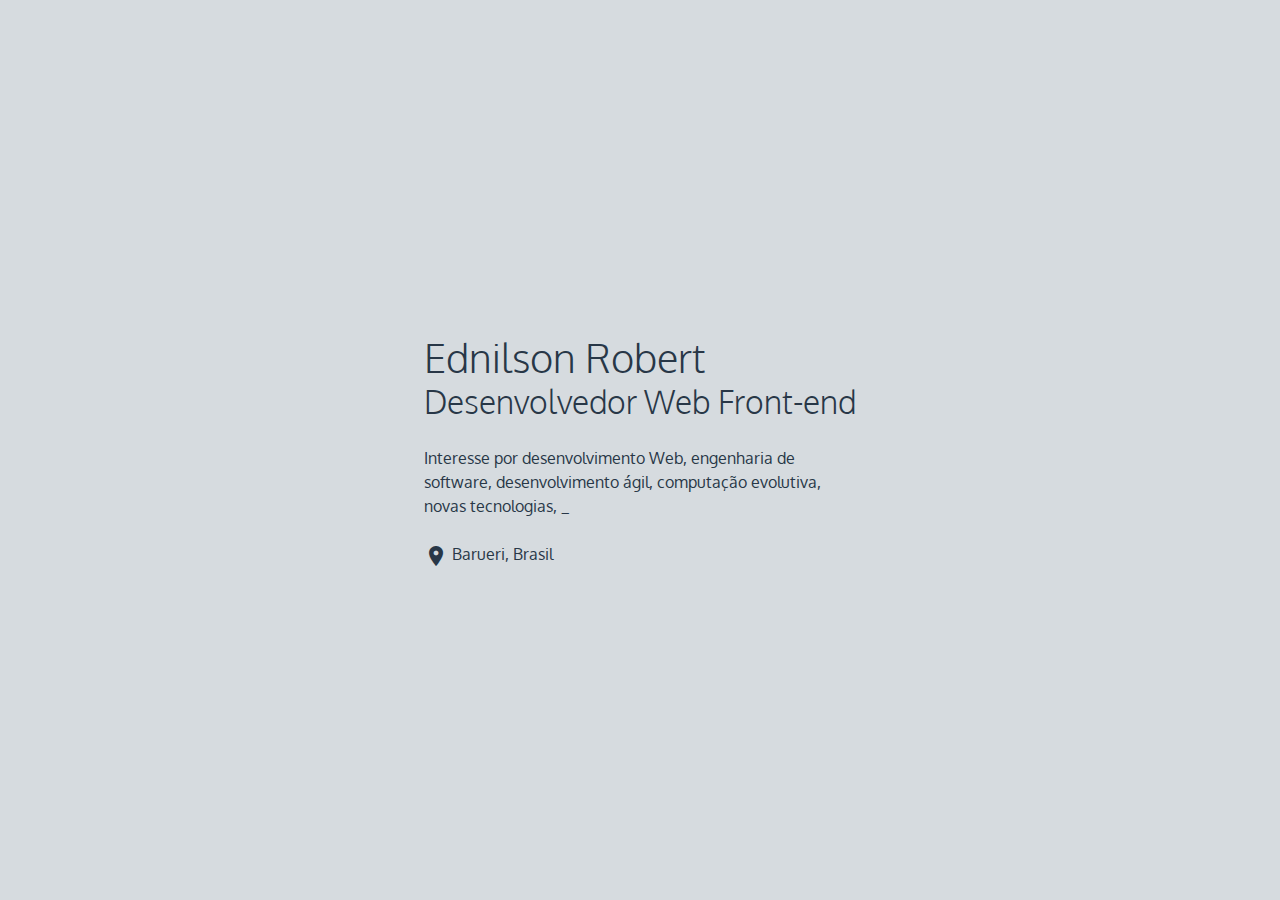
<file: index.html>
<!DOCTYPE html>
<html lang="pt-br">
<head>
    <meta charset="utf-8">
    <title>ednilsonrobert.dev</title>

    <!-- Robots -->
    <meta name="description" content="Ednilson Robert, desenvolvedor Web front-end apaixonado por Desenvolvimento Web e Web Standards">
    <meta name="keywords" content="desenvolvimento, web, front-end, perfil">
    <meta name="robots" content="index, follow">
    <meta name="revisit-after" content="3 days">
    <meta name="google" content="notranslate">

    <!-- Humanos -->
    <meta name="author" content="Ednilson Robert">

    <!-- Navegadores -->
    <meta name="viewport" content="width=device-width, initial-scale=1.0">
    <meta name="handheldfriendly" content="true">
    <meta name="mobileoptimized" content="320">
    <meta name="format-detection" content="telephone=no">
    <meta name="mobile-web-app-capable" content="yes">
    <meta name="theme-color" content="#34495e">

    <meta http-equiv="Cache-Control" content="no-cache, no-store, must-revalidate">
    <meta http-equiv="Pragma" content="no-cache">
    <meta http-equiv="Expires" content="0">

    <!-- Favicon -->
    <link rel="shortcut icon" href="./favicon.svg">

    <!-- Folhas de estilo -->
    <link rel="stylesheet" href="./resources/styles/styles.css">
    <link rel="stylesheet" href="./resources/styles/home.css">
    <link rel="stylesheet" href="https://fonts.googleapis.com/icon?family=Material+Icons">

    <!-- Manifesto -->
    <!-- <link rel="manifest" href="./manifest.webmanifest"> -->

    <!-- Diversos -->
    <!-- <link rel="canonical" href="https://ednilsonrobert.dev"> -->
</head>

<body class="page-home">
    <main class="container">
        <h1 class="headline-1">Ednilson Robert</h1>
        <h2 class="headline-2">Desenvolvedor Web Front-end</h2>
        <p class="text">
            Interesse por desenvolvimento Web, engenharia de software, desenvolvimento ágil, computação evolutiva, novas tecnologias, <code class="cursor">_</code>
        </p>
        <p class="text">
            <span class="material-icons">place</span>
            Barueri, Brasil
        </p>
    </main>
</body>
</html>
</file>
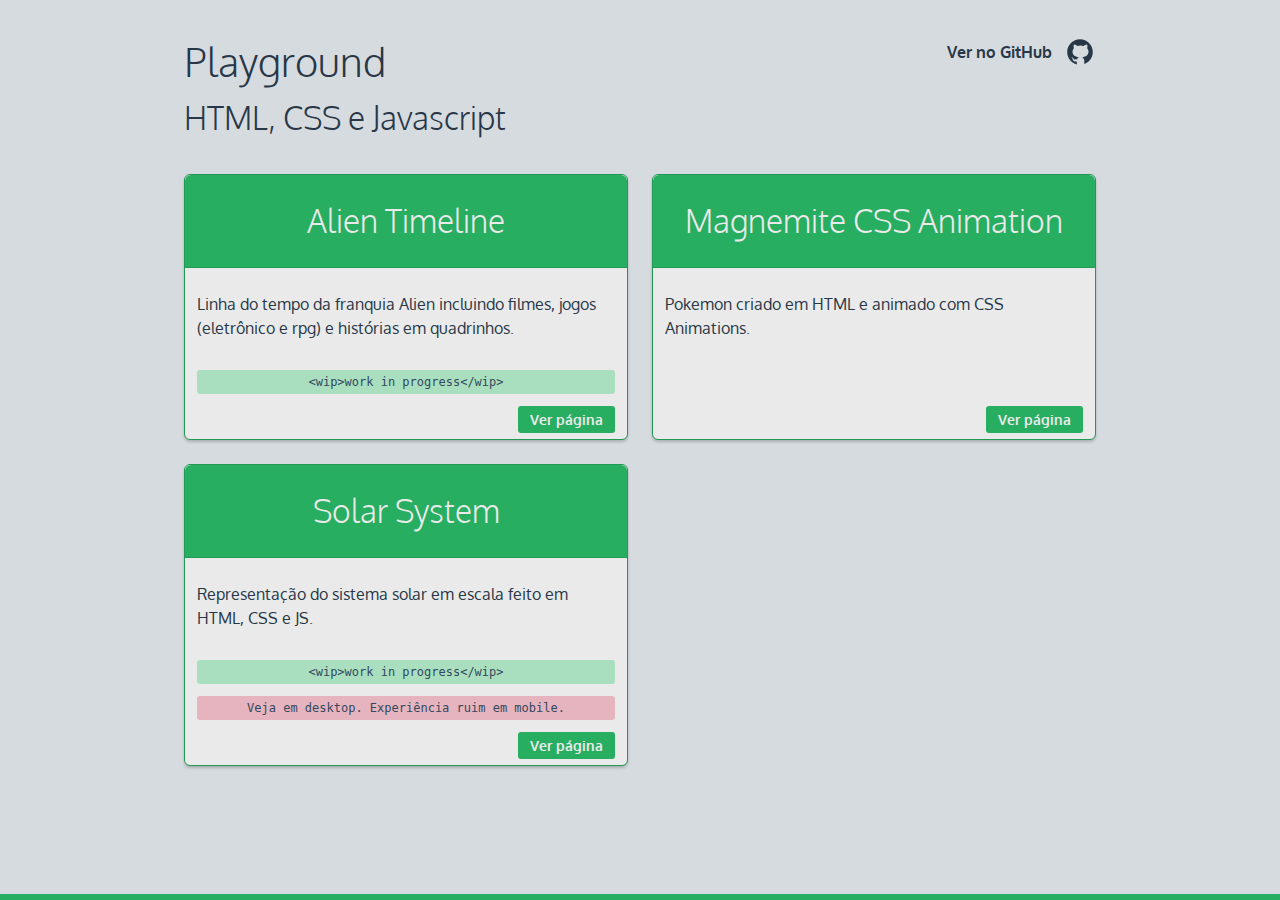
<file: playground/index.html>
<!DOCTYPE html>
<html lang="pt-br">
<head>
    <meta charset="utf-8">
    <title>ednilsonrobert.dev</title>

    <!-- Robots -->
    <meta name="description" content="Playground de Ednilson Robert">
    <meta name="keywords" content="playground, html, css, javascript">
    <meta name="robots" content="index, follow">
    <meta name="revisit-after" content="3 days">
    <meta name="google" content="notranslate">

    <!-- Humanos -->
    <meta name="author" content="Ednilson Robert">

    <!-- Navegadores -->
    <meta name="viewport" content="width=device-width, initial-scale=1.0">
    <meta name="handheldfriendly" content="true">
    <meta name="mobileoptimized" content="320">
    <meta name="format-detection" content="telephone=no">
    <meta name="mobile-web-app-capable" content="yes">
    <meta name="theme-color" content="#34495e">

    <meta http-equiv="Cache-Control" content="no-cache, no-store, must-revalidate">
    <meta http-equiv="Pragma" content="no-cache">
    <meta http-equiv="Expires" content="0">

    <!-- Favicon -->
    <link rel="shortcut icon" href="./favicon.svg">

    <!-- Folhas de estilo -->
    <link rel="stylesheet" href="../resources/styles/styles.css">
    <link rel="stylesheet" href="../resources/styles/playground.css">
</head>

<body class="page">
    <main class="container-fluid">
        <div class="flex-row">
            <h1 class="headline-1">Playground</h1>
            <a class="button-social" href="https://github.com/EdnilsonRobert/ednilsonrobert.dev/tree/main/playground/">
                <span>Ver no GitHub</span>
                <svg fill="#000000" xmlns="http://www.w3.org/2000/svg" viewBox="0 0 30 30" width="32px" height="32px"><path d="M15,3C8.373,3,3,8.373,3,15c0,5.623,3.872,10.328,9.092,11.63C12.036,26.468,12,26.28,12,26.047v-2.051 c-0.487,0-1.303,0-1.508,0c-0.821,0-1.551-0.353-1.905-1.009c-0.393-0.729-0.461-1.844-1.435-2.526 c-0.289-0.227-0.069-0.486,0.264-0.451c0.615,0.174,1.125,0.596,1.605,1.222c0.478,0.627,0.703,0.769,1.596,0.769 c0.433,0,1.081-0.025,1.691-0.121c0.328-0.833,0.895-1.6,1.588-1.962c-3.996-0.411-5.903-2.399-5.903-5.098 c0-1.162,0.495-2.286,1.336-3.233C9.053,10.647,8.706,8.73,9.435,8c1.798,0,2.885,1.166,3.146,1.481C13.477,9.174,14.461,9,15.495,9 c1.036,0,2.024,0.174,2.922,0.483C18.675,9.17,19.763,8,21.565,8c0.732,0.731,0.381,2.656,0.102,3.594 c0.836,0.945,1.328,2.066,1.328,3.226c0,2.697-1.904,4.684-5.894,5.097C18.199,20.49,19,22.1,19,23.313v2.734 c0,0.104-0.023,0.179-0.035,0.268C23.641,24.676,27,20.236,27,15C27,8.373,21.627,3,15,3z"/></svg>
            </a>
        </div>
        <h2 class="headline-2">HTML, CSS e Javascript</h2>

        <section class="card-grid"></section>
    </main>
</body>

<script>
    const grid = document.querySelector('.card-grid');
    const wip = '<p class="wip">&lt;wip&gt;work in progress&lt;/wip&gt;</p>';
    const cards = [
        {
            name: 'Alien Timeline',
            slug: 'alien-timeline',
            description: 'Linha do tempo da franquia Alien incluindo filmes, jogos (eletrônico e rpg) e histórias em quadrinhos.',
            wip: true
        },
        {
            name: 'Magnemite CSS Animation',
            slug: 'magnemite-css-animation',
            description: 'Pokemon criado em HTML e animado com CSS Animations.',
        },
        {
            name: 'Solar System',
            slug: 'solar-system',
            description: 'Representação do sistema solar em escala feito em HTML, CSS e JS.',
            wip: true,
            warning: 'Veja em desktop. Experiência ruim em mobile.'
        }
    ];

    for(let c in cards) {
        grid.innerHTML += `
            <article class="card">
                <div class="card-header">
                    <p class="headline-2 text-center">${cards[c].name}</p>
                </div>
                <div class="card-body">
                    <p class="card-content">${cards[c].description}</p>
                </div>
                <div class="card-footer">
                    ${cards[c].wip ? wip : ''}
                    ${cards[c].warning ? `<p class="warning">${cards[c].warning}</p>` : ''}
                    <a class="card-link" href="./${cards[c].slug}/">Ver página</a>
                </div>
            </article>
        `;
    };
</script>

</html>
</file>
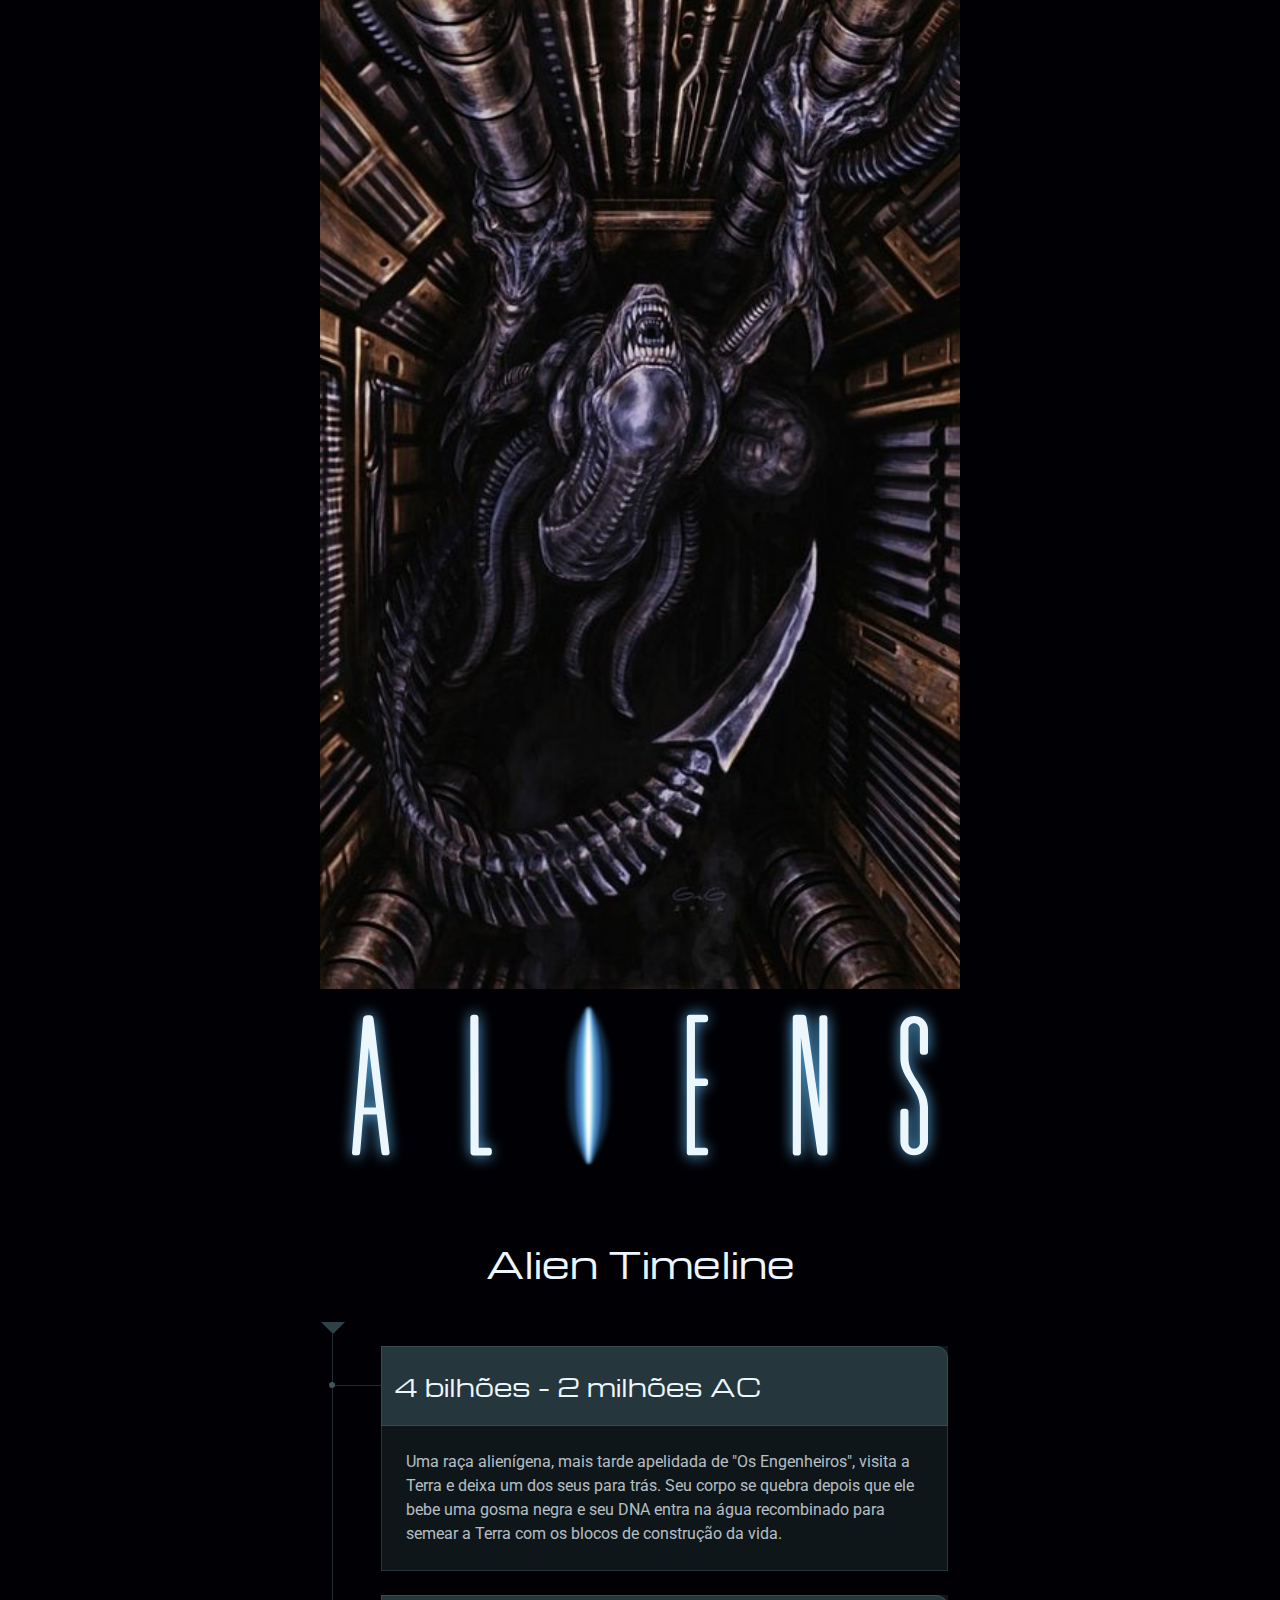
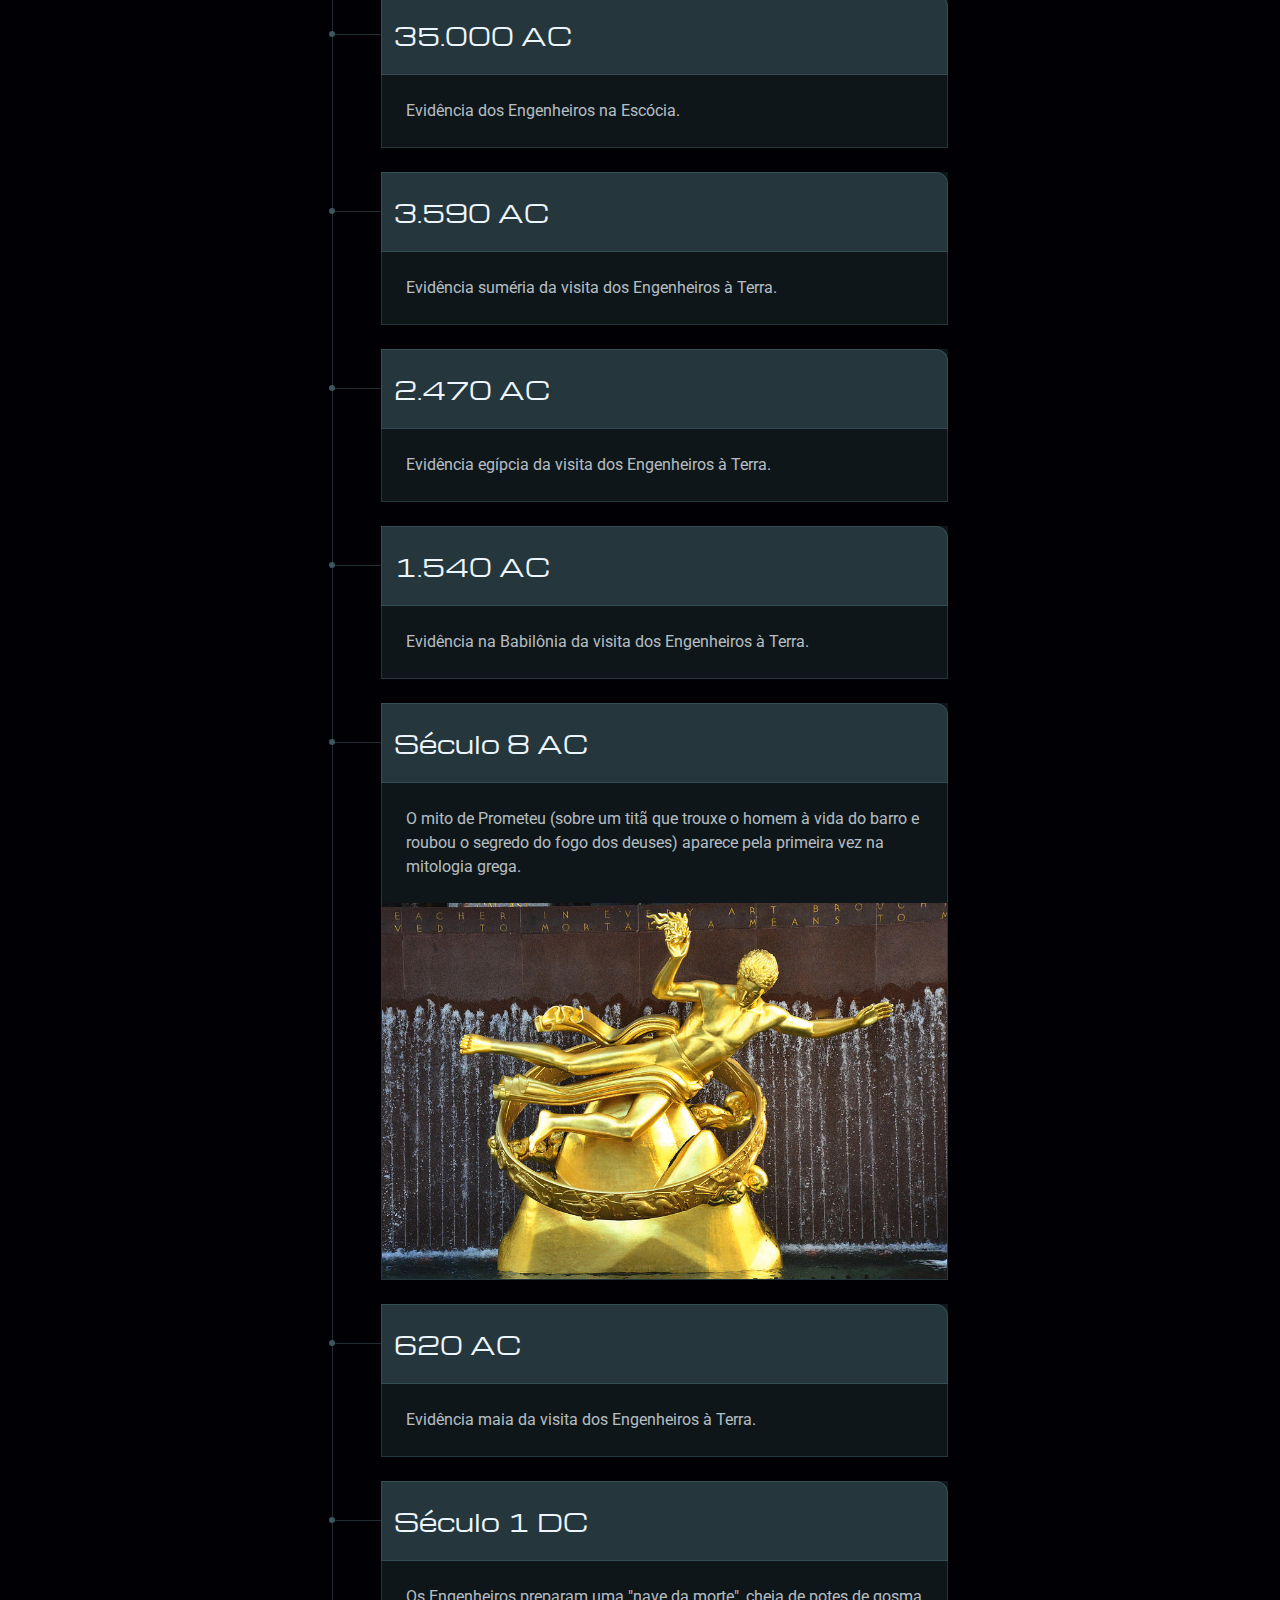
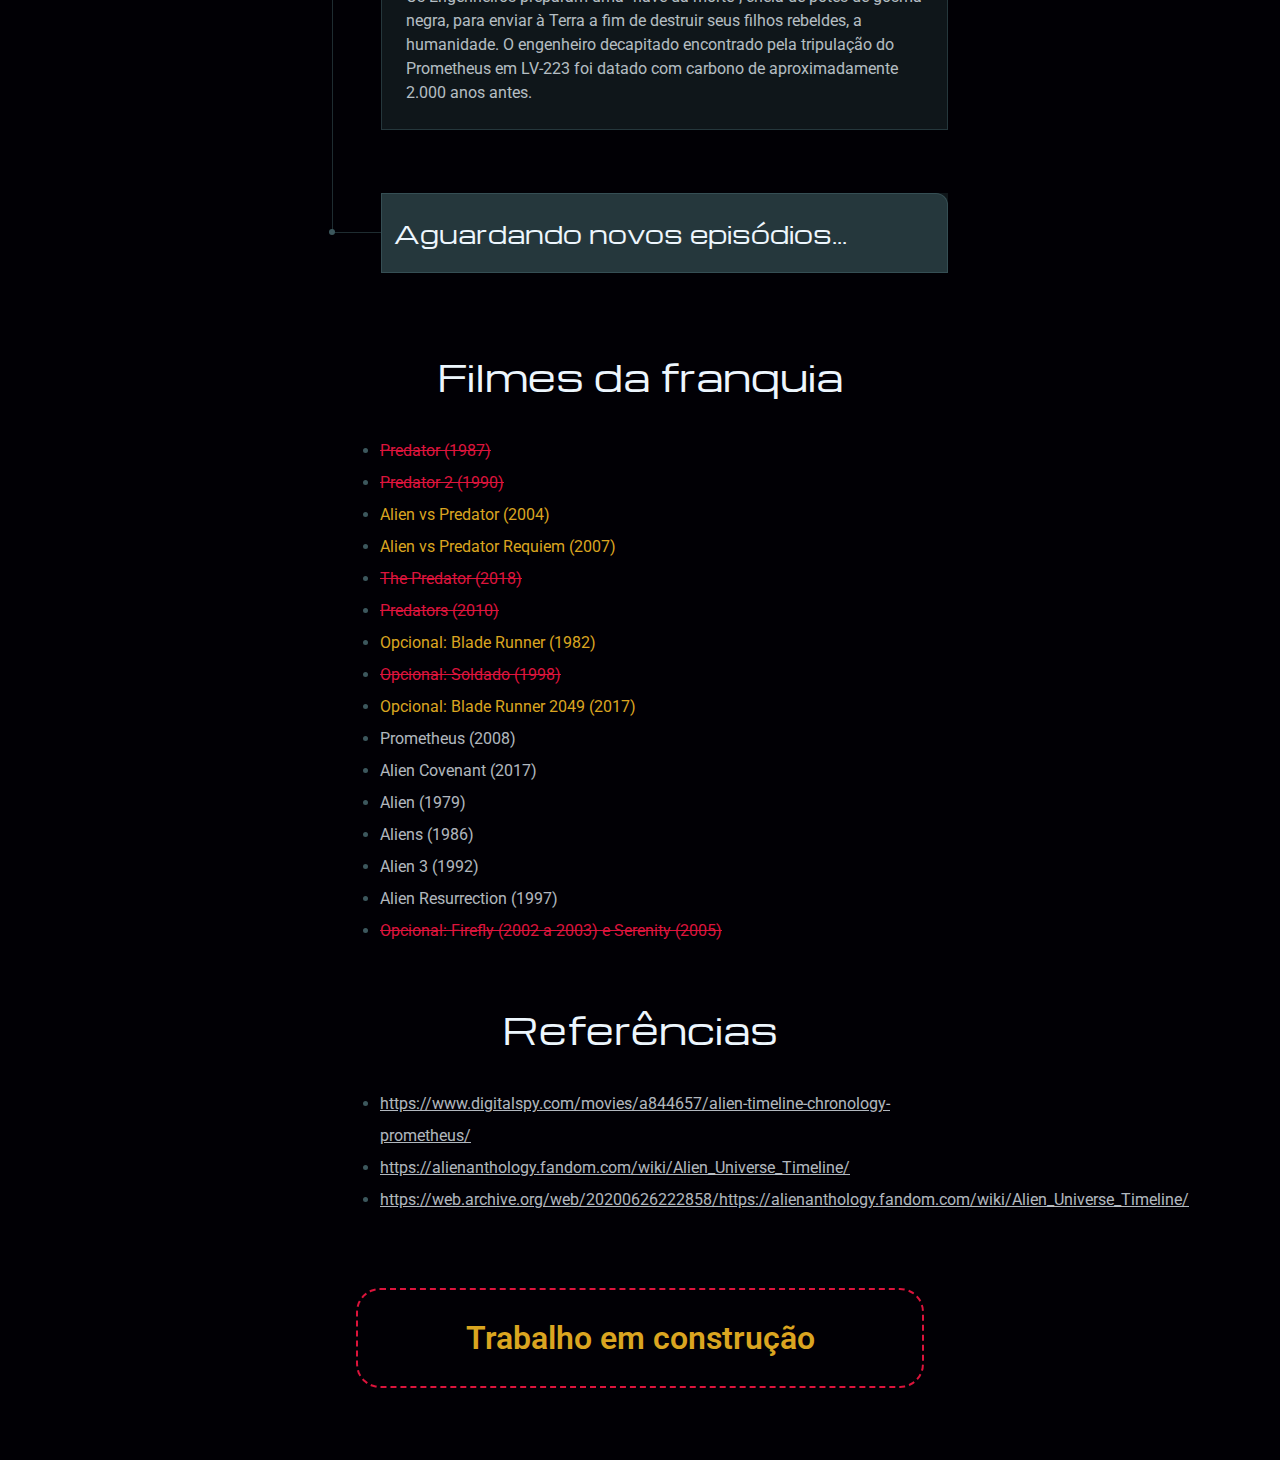
<file: playground/alien-timeline/index.html>
<!DOCTYPE html>
<html lang="pt-br">
<head>
    <meta charset="utf-8">
    <title>Alien | Timeline</title>

    <!-- Robots -->
    <meta name="description" content="Linha do tempo da franquia Alien">
    <meta name="keywords" content="alien, timeline">
    <meta name="robots" content="index, follow">
    <meta name="revisit-after" content="3 days">
    <meta name="google" content="notranslate">

    <!-- Humanos -->
    <meta name="author" content="Ednilson Robert">

    <!-- Navegadores -->
    <meta name="viewport" content="width=device-width, initial-scale=1.0">
    <meta name="handheldfriendly" content="true">
    <meta name="mobileoptimized" content="320">
    <meta name="format-detection" content="telephone=no">
    <meta name="mobile-web-app-capable" content="yes">
    <meta name="theme-color" content="#3c575d">

    <meta http-equiv="Cache-Control" content="no-cache, no-store, must-revalidate">
    <meta http-equiv="Pragma" content="no-cache">
    <meta http-equiv="Expires" content="0">

    <!-- Favicon -->
    <link rel="shortcut icon" href="../favicon.svg">

    <!-- Folhas de estilo -->
    <link rel="stylesheet" href="./alien-timeline.css">
    <link rel="stylesheet" href="https://fonts.googleapis.com/icon?family=Material+Icons">
</head>

<body>
    <div class="page">
        <header class="hero">
            <figure class="hero-figure">
                <img class="hero-image" src="./images/alien.jpg" alt="Alien">
            </figure>
            <figure class="hero-title-container">
                <img src="./images/aliens-logo.svg" alt="Aliens">
            </figure>
        </header>

        <main class="main-content">
            <figure>
                <h1 class="display-3 text-center"><span>Alien Timeline</span></h1>
            </figure>

            <section class="alien-timeline"></section>
        </main>

        <aside class="related-content">
            <h2 class="display-3 text-center">Filmes da franquia</h2>
            <ul class="list">
                <li><del>Predator (1987)</del></li>
                <li><del>Predator 2 (1990)</del></li>
                <li><cite>Alien vs Predator (2004)</cite></li>
                <li><cite>Alien vs Predator Requiem (2007)</cite></li>
                <li><del>The Predator (2018)</del></li>
                <li><del>Predators (2010)</del></li>
                <li><cite>Opcional: Blade Runner (1982)</cite></li>
                <li><del>Opcional: Soldado (1998)</del></li>
                <li><cite>Opcional: Blade Runner 2049 (2017)</cite></li>
                <li>Prometheus (2008)</li>
                <li>Alien Covenant (2017)</li>
                <li>Alien (1979)</li>
                <li>Aliens (1986)</li>
                <li>Alien 3 (1992)</li>
                <li>Alien Resurrection (1997)</li>
                <li><del>Opcional: Firefly (2002 a 2003) e Serenity (2005)</del></li>
            </ul>

            <h2 class="display-3 text-center">Referências</h2>
            <ul class="list">
                <li>
                    <a href="https://www.digitalspy.com/movies/a844657/alien-timeline-chronology-prometheus/" target="_blank">https://www.digitalspy.com/movies/a844657/alien-timeline-chronology-prometheus/</a>
                </li>
                <li>
                    <a href="https://alienanthology.fandom.com/wiki/Alien_Universe_Timeline/" target="_blank">https://alienanthology.fandom.com/wiki/Alien_Universe_Timeline/</a>
                </li>
                <li>
                    <a href="https://web.archive.org/web/20200626222858/https://alienanthology.fandom.com/wiki/Alien_Universe_Timeline/" target="_blank">https://web.archive.org/web/20200626222858/https://alienanthology.fandom.com/wiki/Alien_Universe_Timeline/</a>
                </li>
            </ul>
        </aside>

        <footer class="warning">
            <p>Trabalho em construção</p>
        </footer>
    </div>
</body>

<script src="./alien-timeline.js" type="module"></script>

</html>
</file>
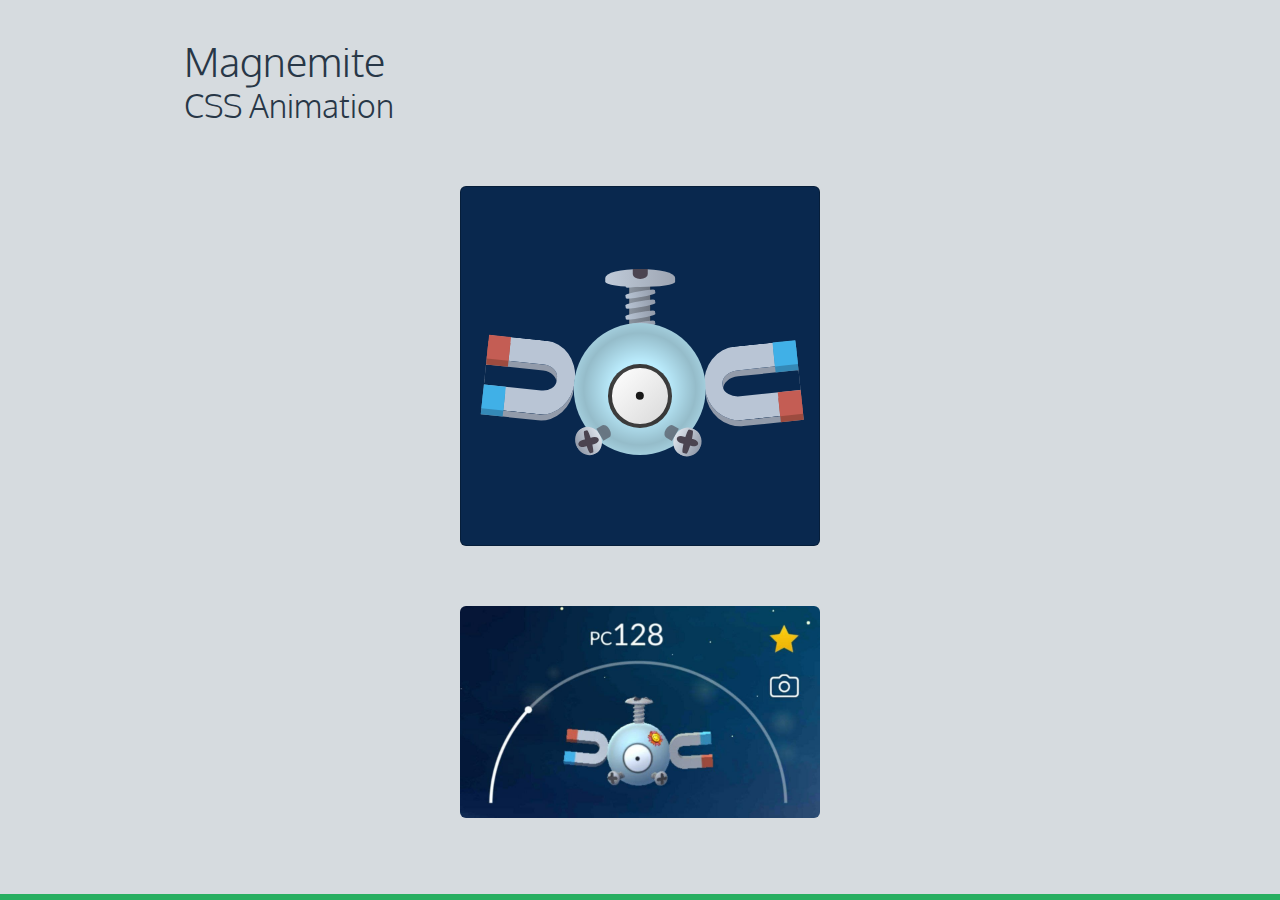
<file: playground/magnemite-css-animation/index.html>
<!DOCTYPE html>
<html lang="pt-br">
<head>
    <meta charset="utf-8">
    <title>Magnemite CSS Animation</title>

    <!-- Robots -->
    <meta name="description" content="CSS Animation usando o pokémon Magnemite">
    <meta name="keywords" content="magnemite, css, animation">
    <meta name="robots" content="index, follow">
    <meta name="revisit-after" content="3 days">
    <meta name="google" content="notranslate">

    <!-- Humanos -->
    <meta name="author" content="Ednilson Robert">

    <!-- Navegadores -->
    <meta name="viewport" content="width=device-width, initial-scale=1.0">
    <meta name="handheldfriendly" content="true">
    <meta name="mobileoptimized" content="320">
    <meta name="format-detection" content="telephone=no">
    <meta name="mobile-web-app-capable" content="yes">
    <meta name="theme-color" content="#09284e">

    <meta http-equiv="Cache-Control" content="no-cache, no-store, must-revalidate">
    <meta http-equiv="Pragma" content="no-cache">
    <meta http-equiv="Expires" content="0">

    <!-- Favicon -->
    <link rel="shortcut icon" href="../favicon.svg">

    <!-- Folhas de estilo -->
    <link rel="stylesheet" href="../../resources/styles/styles.css">
    <link rel="stylesheet" href="./magnemite.css">
</head>

<body class="page">
    <main class="container-fluid">
        <h1 class="headline-1">Magnemite</h1>
        <h2 class="headline-2">CSS Animation</h2>

        <div class="magnemite-frame">
            <div class="magnemite">
                <div class="magnemite-top-screw">
                    <div class="magnemite-top-screw-threads">
                        <div class="magnemite-top-screw-thread"></div>
                        <div class="magnemite-top-screw-thread"></div>
                        <div class="magnemite-top-screw-thread"></div>
                        <div class="magnemite-top-screw-thread"></div>
                        <div class="magnemite-top-screw-thread"></div>
                    </div>
                </div>
                <div class="magnemite-left-magnet"></div>
                <div class="magnemite-right-magnet"></div>
                <div class="magnemite-body"></div>
                <div class="magnemite-eye"></div>
                <div class="magnemite-left-screw">
                    <span class="magnemite-screw-head"></span>
                </div>
                <div class="magnemite-right-screw">
                    <span class="magnemite-screw-head"></span>
                </div>
            </div>
        </div>

        <figure class="magnemite-model">
            <img src="./magnemite.jpg" alt="Magnemite">
        </figure>
    </main>
</body>
</html>
</file>
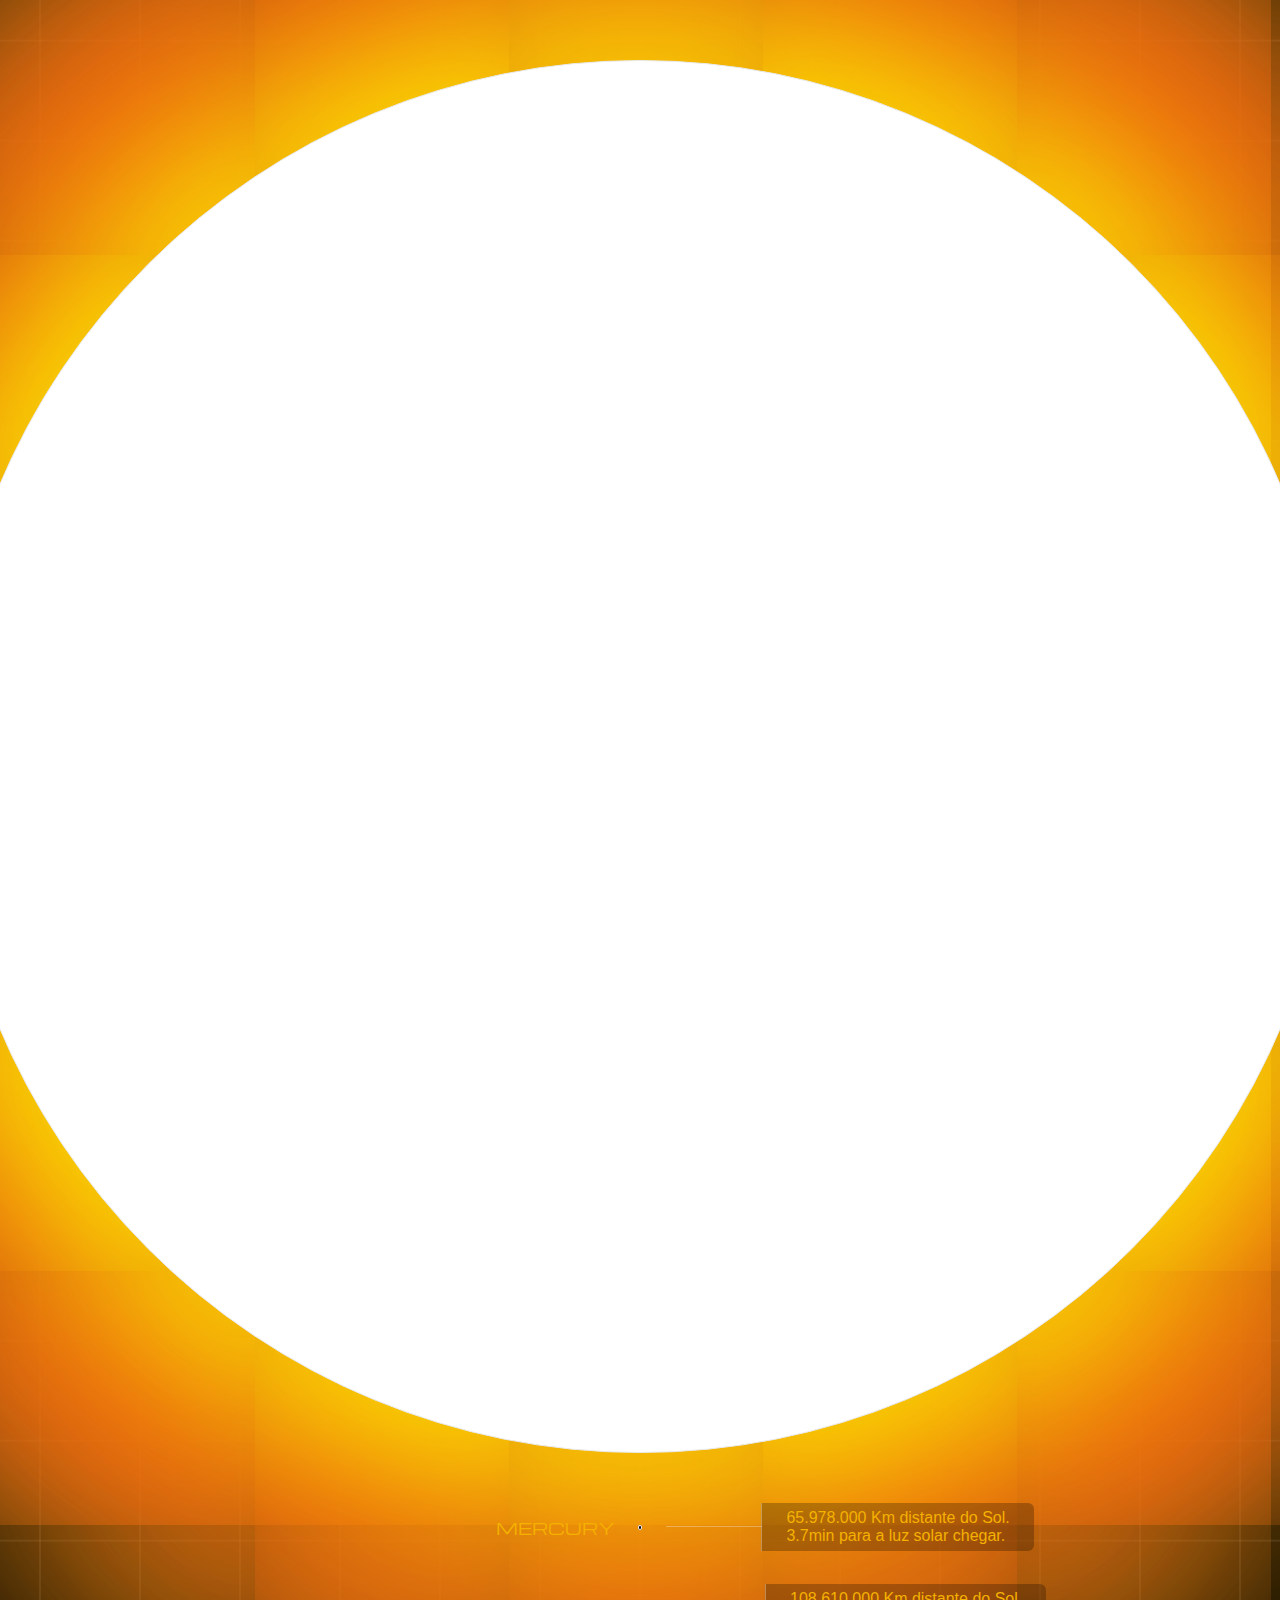
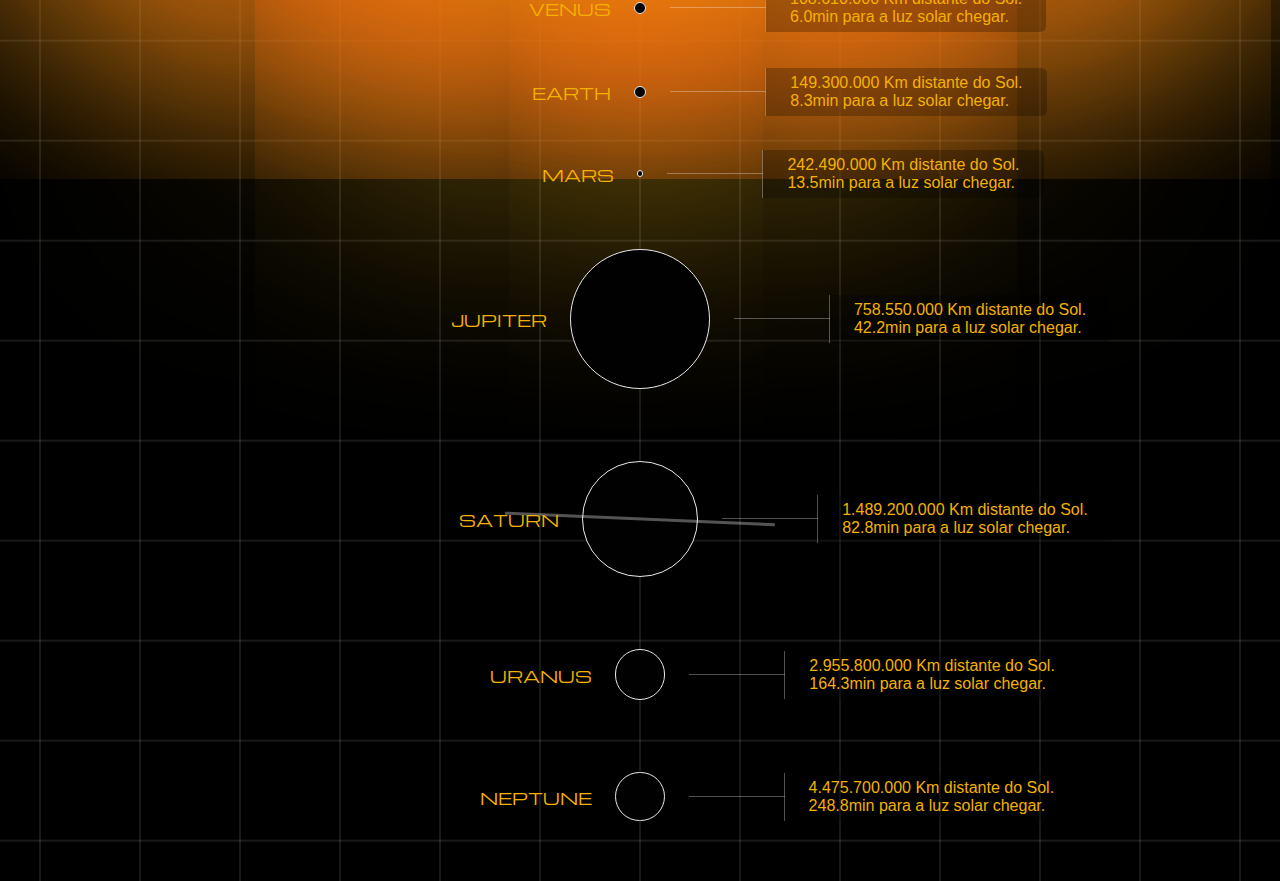
<file: playground/solar-system/index.html>
<!DOCTYPE html>
<html lang="pt-br">
<head>
    <meta charset="utf-8">
    <title>Solar System</title>

    <!-- Robots -->
    <meta name="description" content="Representação do sistema solar em escala feito em HTML, CSS e JS">
    <meta name="keywords" content="solar, system">
    <meta name="robots" content="index, follow">
    <meta name="revisit-after" content="3 days">
    <meta name="google" content="notranslate">

    <!-- Humanos -->
    <meta name="author" content="Ednilson Robert">

    <!-- Navegadores -->
    <meta name="viewport" content="width=device-width, initial-scale=1.0">
    <meta name="handheldfriendly" content="true">
    <meta name="mobileoptimized" content="320">
    <meta name="format-detection" content="telephone=no">
    <meta name="mobile-web-app-capable" content="yes">
    <meta name="theme-color" content="#424242">

    <meta http-equiv="Cache-Control" content="no-cache, no-store, must-revalidate">
    <meta http-equiv="Pragma" content="no-cache">
    <meta http-equiv="Expires" content="0">

    <!-- Favicon -->
    <link rel="shortcut icon" href="../favicon.svg">

    <!-- Folhas de estilo -->
    <link rel="stylesheet" href="./solar-system.css">
    <link rel="stylesheet" href="https://fonts.googleapis.com/icon?family=Material+Icons">
</head>

<body>
    <!-- <button class="js-scroll-button">Viajar!</button> -->
    <div class="page">
        <main class="solar-system"></main>
    </div>
</body>

<script src="./solar-system.js" type="module"></script>

</html>
</file>
<file: resources/styles/styles.css>
/* =============================================================================
    ednilsonrobert.dev
    CSS: BASE
============================================================================= */

@import url('https://fonts.googleapis.com/css2?family=Oxygen&display=swap');
@import './color-palette.css';

:root {
    --gray: #34495e;
    --gray-50: #ebedef;
    --gray-100: #d6dbdf;
    --gray-200: #aeb6bf;
    --gray-300: #85929e;
    --gray-400: #5d6d7e;
    --gray-500: #34495e;
    --gray-600: #2e4053;
    --gray-700: #283747;
    --gray-800: #212f3c;
    --gray-900: #1b2631;

    --green: #27ae60;
    --green-50: #e9f7ef;
    --green-100: #d4efdf;
    --green-200: #a9dfbf;
    --green-300: #7dcea0;
    --green-400: #52be80;
    --green-500: #27ae60;
    --green-600: #229954;
    --green-700: #1e8449;
    --green-800: #196f3d;
    --green-900: #145a32;

    --green:  #27ae60;
    --white: #eaeaea;
}

*, ::before, ::after {
    box-sizing: border-box;
    margin: unset;
    padding: unset;
}

html {
    font-size: 62.5%;
    font-family: 'Oxygen', sans-serif;
}

body {
    display: flex;
    flex-direction: column;
    min-height: 100vh;
    font-size: 1.6rem;
    line-height: 1.5;
    background-color: var(--gray-100);
    color: var(--gray-700);
}

.page-home {
    justify-content: center;
    align-items: center;
}

.page {
    justify-content: flex-start;
    align-items: center;
    padding: 3.6rem 0;
    border-bottom: 6px solid var(--green);
}

.container {
    max-width: 48rem;
    padding: 0 2.4rem;
}

.container-fluid {
    width: 100%;
    max-width: 96rem;
    padding: 0 2.4rem;
}

.headline-1,
.headline-2,
.headline-3,
.headline-4,
.headline-5,
.headline-6 {
    font-weight: 300;
    line-height: 1.25;
}

.headline-1 { font-size: calc(1.6rem * 2.5);}
.headline-2 { font-size: calc(1.6rem * 2);}
.headline-3 { font-size: calc(1.6rem * 1.5);}
.headline-4 { font-size: calc(1.6rem * 1.25);}
.headline-5 { font-size: calc(1.6rem * 1);}
.headline-6 { font-size: calc(1.6rem * .75);}

.cursor {
    font-family: inherit;
    animation: cursor 700ms linear 100ms infinite;
}

.material-icons {
    vertical-align: middle;
    fill: currentColor;
}

.card-grid {
    display: grid;
    grid-template-columns: repeat(2, 1fr);
    grid-auto-rows: auto;
    gap: 2.4rem;
    margin-top: 3.6rem;
}

.card {
    display: flex;
    flex-direction: column;
    justify-content: space-between;
    align-items: stretch;
    border-radius: .6rem;
    border: 1px solid var(--green-600);
    background-color: var(--white);
    box-shadow: 0 2px 3px rgba(0,0,0, .2);
}

.card > :first-child {
    padding: .6rem 1.2rem;
    border-radius: .6rem .6rem 0 0;
    border-bottom: 1px solid var(--green-600);
    color: var(--white);
}

.card-header {
    background-color: var(--green-500);
    color: var(--gray-900);
}

.card-header > * {
    display: flex;
    justify-content: center;
    align-items: center;
    min-height: 8rem;
}

.card-body {
    flex-grow: 1;
    padding: 2.4rem 1.2rem;
}

/* .card-content {} */

.card-footer {
    padding: .6rem 1.2rem;
    text-align: right;
}

.card-link {
    display: inline-block;
    padding: .3rem 1.2rem;
    font-size: 1.4rem;
    font-weight: 700;
    text-decoration: none;
    border-radius: .3rem;
    background-color: var(--green-500);
    color: var(--white);
}

.wip,
.warning {
    margin-bottom: 1.2rem;
    font-family: monospace;
    font-size: 1.2rem;
    line-height: 2;
    text-align: center;
    border-radius: .3rem;
    color: var(--gray-500);
}

.wip {
    background-color: var(--green-200);
}

.warning {
    background-color: hsla(348,83%,47%, .25);
}

.text-center { text-align: center; }
.text-right { text-align: right; }

.text-highlighted {
    color: var(--green);
}

@keyframes cursor { from { opacity: 1; } 33%  { opacity: 0; } 66%  { opacity: 0; } top  { opacity: 1; } }
</file>
<file: resources/styles/home.css>
/* =============================================================================
    ednilsonrobert.dev
    CSS: HOME
============================================================================= */

.page-home .text {
    margin-top: 2.4rem;
}
</file>
<file: resources/styles/playground.css>
/* =============================================================================
    ednilsonrobert.dev
    CSS: PLAYGROUND
============================================================================= */

.flex-row {
    display: flex;
    justify-content: space-between;
    align-items: flex-start;
    margin-bottom: 1.2rem;
}

.button-social {
    display: flex;
    justify-content: space-between;
    align-items: center;
    text-decoration: none;
    color: inherit;
}

.button-social span {
    font-weight: 700;
}

.button-social svg {
    margin-left: 1.2rem;
    fill: currentColor;
}
</file>
<file: playground/alien-timeline/alien-timeline.css>
/* =============================================================================
    ALIEN TIMELINE
============================================================================= */

@import url('https://fonts.googleapis.com/css2?family=Michroma&display=swap');
@import url('https://fonts.googleapis.com/css2?family=Roboto&display=swap');

:root {
    --font-weight-regular: 400;
    --font-weight-light: 300;
    --font-weight-bold: 600;

    --font-size-default: 1.6rem;
    --font-size-large: 2.4rem;
    --font-size-medium: 1.4rem;
    --font-size-small: 1.2rem;

    --font-family-default: 'Roboto', sans-serif;
    --font-family-display: 'Michroma', sans-serif;

    --line-height-default: 1.5;
    --line-height-medium: 1.25;
    --line-height-small: 1;

    --black: hsl(252, 100%, 1%);
    --green: hsl(191, 21%, 30%);
    --white: hsl(205, 81%, 96%);

    --green-75: hsla(191, 21%, 30%, 75%);
    --green-50: hsla(191, 21%, 30%, 50%);
    --green-25: hsla(191, 21%, 30%, 25%);

    --white-75: hsla(205, 81%, 96%, 75%);
    --white-50: hsla(205, 81%, 96%, 50%);
    --white-25: hsla(205, 81%, 96%, 25%);
}

* {
    box-sizing: border-box;
    margin: 0;
    padding: 0;
}

html {
    font-size: 62.5%;
    font-family: var(--font-family-default);
}

body {
    font-size: 1.6rem;
    line-height: var(--line-height-default);
    background-color: var(--black);
    color: var(--white);
}

img {
    display: block;
    width: 100%;
    height: auto;
}

.page {
    max-width: 64rem;
    margin: 0 auto;
}

.display-1, .display-2, .display-3, .display-4, .display-5, .display-6 {
    font-weight: var(--font-weight-regular);
    font-family: var(--font-family-display);
    line-height: var(--line-height-medium);
}

.display-1 { font-size: calc(var(--font-size-large) * 3); }
.display-2 { font-size: calc(var(--font-size-large) * 2.5); }
.display-3 { font-size: calc(var(--font-size-large) * 1.5); }
.display-4 { font-size: calc(var(--font-size-large) * 1.25); }
.display-5 { font-size: calc(var(--font-size-large) * 1); }
.display-6 { font-size: calc(var(--font-size-large) * .75); }

.headline-1, .headline-2, .headline-3, .headline-4, .headline-5, .headline-6 {
    font-weight: var(--font-weight-regular);
    line-height: var(--line-height-medium);
}

.headline-1 { font-size: calc(var(--font-size-default) * 3); }
.headline-2 { font-size: calc(var(--font-size-default) * 2.5); }
.headline-3 { font-size: calc(var(--font-size-default) * 1.5); }
.headline-4 { font-size: calc(var(--font-size-default) * 1.25); }
.headline-5 { font-size: calc(var(--font-size-default) * 1); }
.headline-6 { font-size: calc(var(--font-size-default) * .75); }

.main-content {
    margin-top: 6rem;
}

.alien-timeline {
    position: relative;
    margin: 4.8rem 1.2rem 0;
    padding: 1.2rem 0 0 4.8rem;
    border-left: 1px solid var(--green-50);
}

.alien-timeline::before {
    content: '';
    position: absolute;
    left: 0;
    top: 0;
    border: 1.2rem solid;
    border-color: var(--green-75) transparent transparent;
    transform: translate(-50%, -50%);
}

.card {
    position: relative;
    max-width: 60rem;
    margin: 0 auto;
    background-color: var(--green-25);
}

.card::before,
.card::after {
    content: '';
    position: absolute;
    top: calc(2.4rem + (3rem / 2)); /* .card-header:padding + (.card-title:lineHeight / 2) */
}

.card::before {
    right: 100%;
    width: 4.8rem;
    border-top: 1px solid var(--green-50);
}

.card::after {
    left: -4.9rem;
    width: .6rem;
    height: .6rem;
    border-radius: 50%;
    background-color: var(--green);
    transform: translate(-50%, -50%);
}

.card-header {
    padding: 2.4rem 1.2rem;
    border-radius: 0 1.2rem 0 0;
    border: 1px solid var(--green-75);
    background-color: var(--green-50);
}

.card + .card {
    margin-top: 2.4rem;
}

.card:last-child {
    transform: translateY(calc(2.4rem + (3rem / 2))); /* .card-header:padding + (.card-title:lineHeight / 2) */
}

.card-content {
    border: 1px solid var(--green-50);
    border-top: none;
}

.card-text {
    padding: 2.4rem;
    color: var(--white-75);
}

.related-content {
    margin-top: 12rem;
}

.list {
    margin-left: 6rem;
    margin-top: 3.6rem;
}

.list ::marker {
    color: var(--green);
}

.list li {
    line-height: 2;
    color: var(--white-75);
}

.list del {
    color: crimson;
}

.list cite {
    font: inherit;
    color: goldenrod;
}

.list a {
    color: inherit;
}

ul + h2 {
    margin-top: 6rem;
}

.text-center { text-align: center; }
.text-right { text-align: right; }

.warning {
    padding: 7.2rem 3.6rem 7.2rem;
}

.warning p {
    padding: 2.4rem;
    font-weight: 600;
    font-size: 3.2rem;
    text-align: center;
    border-radius: 2.4rem;
    border: 2px dashed crimson;
    color: goldenrod;
}
</file>
<file: playground/magnemite-css-animation/magnemite.css>
/* =============================================================================
    MAGNEMITE CSS ANIMATION
============================================================================= */

:root {
    --time-faster: 1.2s;
    --time-slower: 1.5s;
}

/* Magnemite model ---------------------------------------------------------- */
.magnemite-model {
    max-width: 36rem;
    margin: 0 auto;
}

img {
    display: block;
    max-width: 100%;
    height: auto;
    border-radius: .6rem;
}

/* Magnemite animation ------------------------------------------------------ */
.magnemite-frame {
    position: relative;
    width: 36rem;
    height: 36rem;
    margin: 6rem auto;
    border-radius: .6rem;
    border: 1px solid hsla(0, 0%, 0%, .25);
    background-color: hsl(213, 80%, 17%);
}

.magnemite {
    position: absolute;
    top: 38%;
    left: 50%;
    width: 37%;
    height: 37%;
    transform: translateX(-50%);
    animation: body-swing var(--time-faster) cubic-bezier(.46,.03,.52,.96) infinite;
}

@keyframes body-swing {
    from { top: 38%; }
    50% { top: 32%; transform: translateX(-50%) scale(.96); }
    to { top: 38%; }
}

.magnemite-body {
    position: relative;
    width: 100%;
    height: 100%;
    border-radius: 50%;
    background-color: hsl(196, 92%, 86%);
    background-image: radial-gradient(hsla(0, 0%, 0%, 0) 30%, hsla(0, 0%, 0%, .2) 60%, hsla(0, 0%, 0%, 0) 90%);
}

.magnemite-eye {
    position: absolute;
    top: 31%;
    left: 50%;
    width: 48%;
    height: 48%;
    border-radius: 50%;
    border: .4rem solid hsl(0, 0%, 0%, .75);
    background-image: linear-gradient(to right bottom, hsl(0, 0%, 100%), hsl(0, 0%, 85%));
    transform: translateX(-50%);
}

.magnemite-eye::after {
    content: '';
    position: absolute;
    top: 50%;
    left: 50%;
    width: 15%;
    height: 15%;
    border-radius: 50%;
    background-color: hsla(0, 0%, 0%, .9);
    transform: translate(-50%, -50%);
}

.magnemite-top-screw {
    position: absolute;
    left: 50%;
    bottom: 99%;
    width: 16%;
    height: 30%;
    background-color: hsl(0, 0%, 0%);
    background-image: linear-gradient(to right, hsla(214, 25%, 78%, .75), hsla(218, 12%, 62%, 75%));
    transform: translateX(-50%);
}

.magnemite-top-screw::before,
.magnemite-top-screw::after {
    content: '';
    position: absolute;
}

.magnemite-top-screw::before {
    left: 50%;
    bottom: 95%;
    z-index: 1;
    width: 330%;
    height: 45%;
    border-radius: 50% / 50% 50% 30% 30%;
    background-color: hsl(0, 0%, 100%);
    background-image: linear-gradient(to right, hsla(214, 25%, 78%, .9), hsla(218, 12%, 62%, .9));
    transform: translateX(-50%);
}

.magnemite-top-screw::after {
    left: 50%;
    bottom: 115%;
    z-index: 2;
    width: 70%;
    height: 25%;
    border-radius: 0 0 50% 50%;
    background-color: hsl(275, 8%, 29%);
    transform-origin: top center;
    transform: translateX(-50%) skewX(0);
    animation: top-screew-head-spin var(--time-slower) cubic-bezier(.46,.03,.52,.96) infinite;
}

@keyframes top-screew-head-spin {
    from {}
    50% { transform: translateX(-50%) skewX(-36deg); }
    to {}
}

.magnemite-top-screw-threads {
    position: absolute;
    left: 50%;
    top: 50%;
    display: flex;
    flex-direction: column;
    justify-content: space-between;
    width: 140%;
    height: 120%;
    transform: translate(-50%, -50%);
    animation: top-screew-threads-spin var(--time-slower) cubic-bezier(.46,.03,.52,.96) infinite;
}

@keyframes top-screew-threads-spin {
    from {}
    50% { transform: translate(-50%, -60%); }
    to {}
}

.magnemite-top-screw-thread {
    width: 100%;
    height: 12%;
    border-radius: 50% / 25%;
    background-image: linear-gradient(to right, hsl(214, 25%, 78%), hsl(218, 12%, 62%));
    transform: rotate(-10deg);
}

.magnemite-left-magnet {
    position: absolute;
    right: 99%;
    top: 44%;
    width: 68%;
    height: 56%;
    border-radius: 0 36% 36% 0 / 0 48% 48% 0;
    border-right: 1.8rem solid hsl(214, 25%, 78%);
    border-top: 2.4rem solid hsl(214, 25%, 78%);
    border-bottom: 2.4rem solid hsl(214, 25%, 78%);
    box-shadow: 0 .6rem 0 0 hsl(218, 12%, 62%), inset 0 .6rem 0 0 hsl(218, 12%, 62%);
    transform-origin: center right;
    transform: translateY(-50%) rotate(6deg);
    animation: left-magnet-swing var(--time-faster) cubic-bezier(.46,.03,.52,.96) infinite;
}

@keyframes left-magnet-swing {
    from {}
    50% {
        border-top-width: 1.8rem;
        border-bottom-width: 1.8rem;
        border-color: hsl(218, 12%, 62%);
        box-shadow: 0 -.6rem 0 0 hsl(214, 25%, 78%), inset 0 -.6rem 0 0 hsl(214, 25%, 78%);
        transform: translateY(-50%) rotate(-6deg);
    }
    to {}
}

.magnemite-right-magnet {
    position: absolute;
    left: 99%;
    top: 48%;
    width: 72%;
    height: 56%;
    border-radius: 36% 0 0 36% / 48% 0 0 48%;
    border-left: 1.8rem solid hsl(214, 25%, 78%);
    border-top: 2.4rem solid hsl(214, 25%, 78%);
    border-bottom: 2.4rem solid hsl(214, 25%, 78%);
    box-shadow: 0 .6rem 0 0 hsl(218, 12%, 62%), inset 0 .6rem 0 0 hsl(218, 12%, 62%);
    transform-origin: center left;
    transform: translateY(-50%) rotate(-6deg);
    animation: right-magnet-swing var(--time-faster) cubic-bezier(.46,.03,.52,.96) infinite;
}

@keyframes right-magnet-swing {
    from {}
    50% {
        border-top-width: 1.8rem;
        border-bottom-width: 1.8rem;
        border-color: hsl(218, 12%, 62%);
        box-shadow: 0 -.6rem 0 0 hsl(214, 25%, 78%), inset 0 -.6rem 0 0 hsl(214, 25%, 78%);
        transform: translateY(-50%) rotate(6deg);
    }
    to {}
}

.magnemite-left-magnet::before,
.magnemite-left-magnet::after,
.magnemite-right-magnet::before,
.magnemite-right-magnet::after {
    content: '';
    position: absolute;
    width: 30%;
    height: 2.4rem;
}

.magnemite-left-magnet::before,
.magnemite-left-magnet::after {
    left: 0;
}

.magnemite-right-magnet::before,
.magnemite-right-magnet::after {
    right: 0;
}

.magnemite-left-magnet::before,
.magnemite-right-magnet::before {
    top: -2.4rem;
}

.magnemite-right-magnet::after,
.magnemite-left-magnet::after {
    bottom: -2.4rem;
}

.magnemite-left-magnet::before,
.magnemite-right-magnet::after {
    background-color: hsl(5, 49%, 55%);
    box-shadow: 0 .6rem 0 0 hsl(8, 43%, 43%);
}

.magnemite-left-magnet::after,
.magnemite-right-magnet::before {
    background-color: hsl(200, 78%, 58%);
    box-shadow: 0 .6rem 0 0 hsl(201, 56%, 46%);
}

.magnemite-left-magnet::before {
    animation: left-magnet-red-pole-swing var(--time-faster) cubic-bezier(.46,.03,.52,.96) infinite;
}

.magnemite-left-magnet::after {
    animation: left-magnet-blue-pole-swing var(--time-faster) cubic-bezier(.46,.03,.52,.96) infinite;
}

.magnemite-right-magnet::before {
    animation: right-magnet-blue-pole-swing var(--time-faster) cubic-bezier(.46,.03,.52,.96) infinite;
}

.magnemite-right-magnet::after {
    animation: right-magnet-red-pole-swing var(--time-faster) cubic-bezier(.46,.03,.52,.96) infinite;
}

@keyframes left-magnet-red-pole-swing {
    from {}
    50% {
        top: -1.8rem;
        height: 1.8rem;
        background-color: hsl(8, 43%, 43%);
        box-shadow: 0 -.6rem 0 0 hsl(5, 49%, 55%);
    }
    to {}
}

@keyframes left-magnet-blue-pole-swing {
    from {}
    50% {
        bottom: -1.8rem;
        height: 1.8rem;
        background-color: hsl(201, 56%, 46%);
        box-shadow: 0 -.6rem 0 0 hsl(200, 78%, 58%);
    }
    to {}
}

@keyframes right-magnet-red-pole-swing {
    from {}
    50% {
        bottom: -1.8rem;
        height: 1.8rem;
        background-color: hsl(8, 43%, 43%);
        box-shadow: 0 -.6rem 0 0 hsl(5, 49%, 55%);
    }
    to {}
}

@keyframes right-magnet-blue-pole-swing {
    from {}
    50% {
        top: -1.8rem;
        height: 1.8rem;
        background-color: hsl(201, 56%, 46%);
        box-shadow: 0 -.6rem 0 0 hsl(200, 78%, 58%);
    }
    to {}
}

.magnemite-left-screw,
.magnemite-right-screw {
    position: absolute;
    border-radius: 50%;
    background-color: hsl(0, 0%, 100%);
    background-image: linear-gradient(to bottom, hsla(214, 25%, 78%, .5), hsl(218, 12%, 62%));
}

.magnemite-left-screw {
    left: 0;
    bottom: 1%;
    width: 22%;
    height: 20%;
}

.magnemite-right-screw {
    right: 3%;
    bottom: 0;
    width: 22%;
    height: 21%;
}

.magnemite-left-screw::before,
.magnemite-right-screw::before {
    content: '';
    position: absolute;
    left: 50%;
    bottom: 100%;
    width: 50%;
    height: 40%;
    border-radius: 50% 50% 0 0 / 40% 40% 0 0;
    background-color: hsla(220, 9%, 38%, .75);
    transform-origin: bottom center;
}

.magnemite-left-screw { transform: rotate(60deg); }
.magnemite-right-screw { transform: rotate(-60deg); }

.magnemite-left-screw::before { transform: translateX(-50%); }
.magnemite-right-screw::before { transform: translateX(-50%); }

.magnemite-screw-head {
    position: absolute;
    left: 50%;
    top: 50%;
    width: 80%;
    height: 80%;
    border-radius: 50%;
}

.magnemite-left-screw .magnemite-screw-head {
    transform: translate(-50%, -50%) rotate(15deg);
    animation: screw-rotate-ccw var(--time-slower) cubic-bezier(.46,.03,.52,.96) infinite;
}

.magnemite-right-screw .magnemite-screw-head {
    transform: translate(-50%, -50%) rotate(-15deg);
    animation: screw-rotate-cw var(--time-slower) cubic-bezier(.46,.03,.52,.96) infinite;
}

@keyframes screw-rotate-ccw {
    from {}
    50% { transform: translate(-50%, -50%) rotate(-15deg); }
    to {}
}

@keyframes screw-rotate-cw {
    from {}
    50% { transform: translate(-50%, -50%) rotate(15deg); }
    to {}
}

.magnemite-screw-head::before,
.magnemite-screw-head::after {
    content: '';
    position: absolute;
    top: 50%;
    border-radius: 50% / 25%;
    background-color: hsl(275, 8%, 29%);
}

.magnemite-screw-head::before {
    width: 30%;
    height: 100%;
}

.magnemite-screw-head::after {
    width: 100%;
    height: 30%;
}

.magnemite-left-screw .magnemite-screw-head::before {
    left: 50%;
    transform: translate(-50%, -50%);
}

.magnemite-right-screw .magnemite-screw-head::before {
    right: 50%;
    transform: translate(50%, -50%);
}

.magnemite-left-screw .magnemite-screw-head::after {
    left: 50%;
    transform: translate(-50%, -50%);
}

.magnemite-right-screw .magnemite-screw-head::after {
    right: 50%;
    transform: translate(50%, -50%);
}
</file>
<file: playground/solar-system/solar-system.css>
/* =============================================================================
    SOLAR SYSTEM
============================================================================= */

@import url('https://fonts.googleapis.com/css2?family=Michroma&display=swap');

:root {
    --black-hex: #010101;
    --cyan-hex: #53d0ff;
    --gold-hex: #f5b100;
    --white-hex: #f5f5f5;

    --black-rgb: 1, 1, 1;
    --cyan-rgb: 83, 208, 255;
    --gold-rgb: 245, 177, 0;
    --white-rgb: 245, 245, 245;

    --sunDiameter: 1392700rem;
    --scale: .0001;
}

*,
::before, ::after {
    box-sizing: border-box;
    margin: 0;
    padding: 0;
}

html {
    font-size: 62.5%;
    font-family: sans-serif;
}

body {
    font-size: 1.6rem;
    background-color: black;
    background-image:
        linear-gradient(to right, rgba(var(--white-rgb), 0) 49%, rgba(var(--white-rgb), .2) 50%, rgba(var(--white-rgb), 0) 51%),
        linear-gradient(to bottom, rgba(var(--white-rgb), 0) 49%, rgba(var(--white-rgb), .2) 50%, rgba(var(--white-rgb), 0) 51%);
    background-repeat: repeat;
    background-position: center;
    background-size: 10rem 10rem;
}

.js-scroll-button {
    position: fixed;
    right: 3.6rem;
    top: 3.6rem;
    z-index: 1;
    width: 9.6rem;
    height: 4.8rem;
    font-weight: 700;
    border-radius: .3rem;
    border-style: none;
    background-color: var(--gold-hex);
    box-shadow: 0 1px 1px rgba(var(--black-rgb), .5);
    color: var(--black-hex);
}

.page {
    min-height: 100vh;
    display: flex;
    flex-direction: column;
    justify-content: center;
    align-items: center;
}

.solar-system {
    display: flex;
    flex-direction: column;
    justify-content: flex-start;
    align-items: center;
    width: 100%;
    padding: 6rem 0;
    overflow-x: hidden;
}

.sun {
    --base: 100px;
    position: relative;
    border-radius: 50%;
    border: 1px solid #eaeaea;
    background-color: white;
    box-shadow:
        0 0 calc(var(--base) * 2) calc(var(--base) * 1) #fbe602,
        0 0 calc(var(--base) * 3.3) calc(var(--base) * 2) #e70f14,
        0 0 calc(var(--base) * 4.6) calc(var(--base) * 3) #fabc14;
}

.planet {
    position: relative;
    border-radius: 50%;
    border: 1px solid #eaeaea;
    background-color: var(--black-hex);
}

.planet-info {
    position: absolute;
    left: 100%;
    bottom: 50%;
    padding: .6rem 2.4rem;
    border-left: 1px solid rgba(var(--white-rgb), .33);
    white-space: nowrap;
    border-radius: 0 .6rem .6rem 0;
    background-color: rgba(var(--black-rgb), .25);
    color: var(--gold-hex);
    transform: translate(12rem, 50%);
}

.planet-info::before {
    content: '';
    position: absolute;
    right: 100%;
    bottom: 50%;
    width: 9.6rem;
    height: 1px;
    background-color: rgba(var(--white-rgb), .33);
}

.sun::after,
.planet::after {
    content: attr(data-name);
    position: absolute;
    right: 100%;
    bottom: 50%;
    font-family: 'Michroma', sans-serif;
    text-transform: uppercase;
    transform: translate(-2.4rem, 50%);
}

.sun::after    { color: var(--black-hex); }
.planet::after { color: var(--gold-hex); }

.ring {
    position: absolute;
    left: 50%;
    bottom: 50%;
    height: .3rem;
    background-color: rgba(255,255,255, .33);
    transform: translate(-50%, 50%) rotate(2.48deg);
}
</file>
